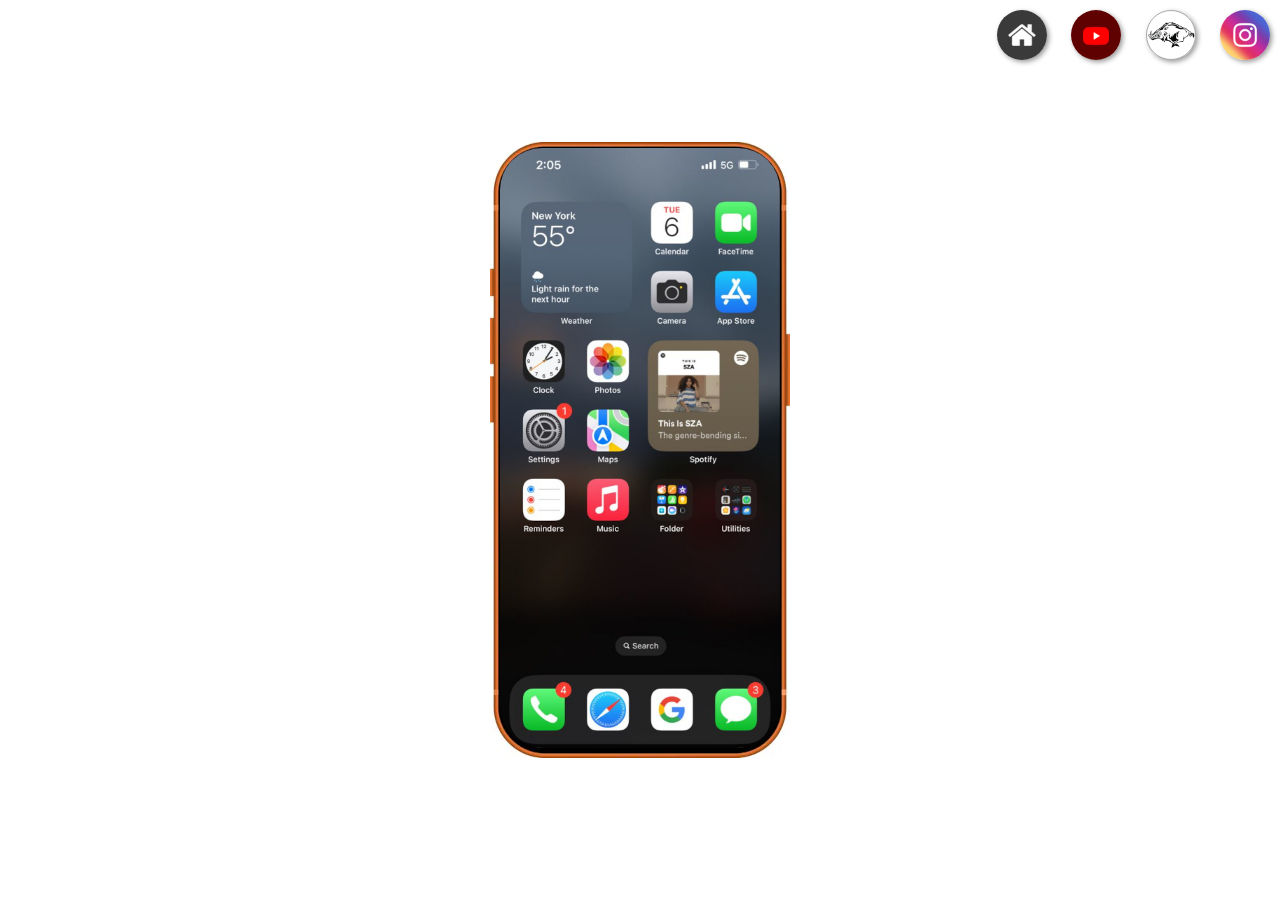
<file: index.html>
<!DOCTYPE html>
<html lang="pt-br">
<head>
    <meta charset="UTF-8">
    <meta name="viewport" content="width=device-width, initial-scale=1.0">
    <link rel="stylesheet" href="estilo/style.css">
    <title>Garage Trainign</title>
</head>
<body>
    <main>
        <section id="telefone">
            <iframe src="home.html" name="tela" id="tela" frameborder="0"></iframe>
        </section>
        <section id="redes-sociais">
            <a href="home.html"><img src="imagens/logo-home.jpg" alt="home"></a>
            <a href="youtube.html"><img src="imagens/logo-youtube.jpg" alt="youtube Garage"></a>
            <a href="site.html"><img id="garage" src="imagens/logogaragem.png" alt="site Garage"></a>
            <a href="instagram.html"><img src="imagens/logo-instagram.jpg" alt="Instagram Garage"></a>
        </section>
    </main>
</body>
</html>
</file>
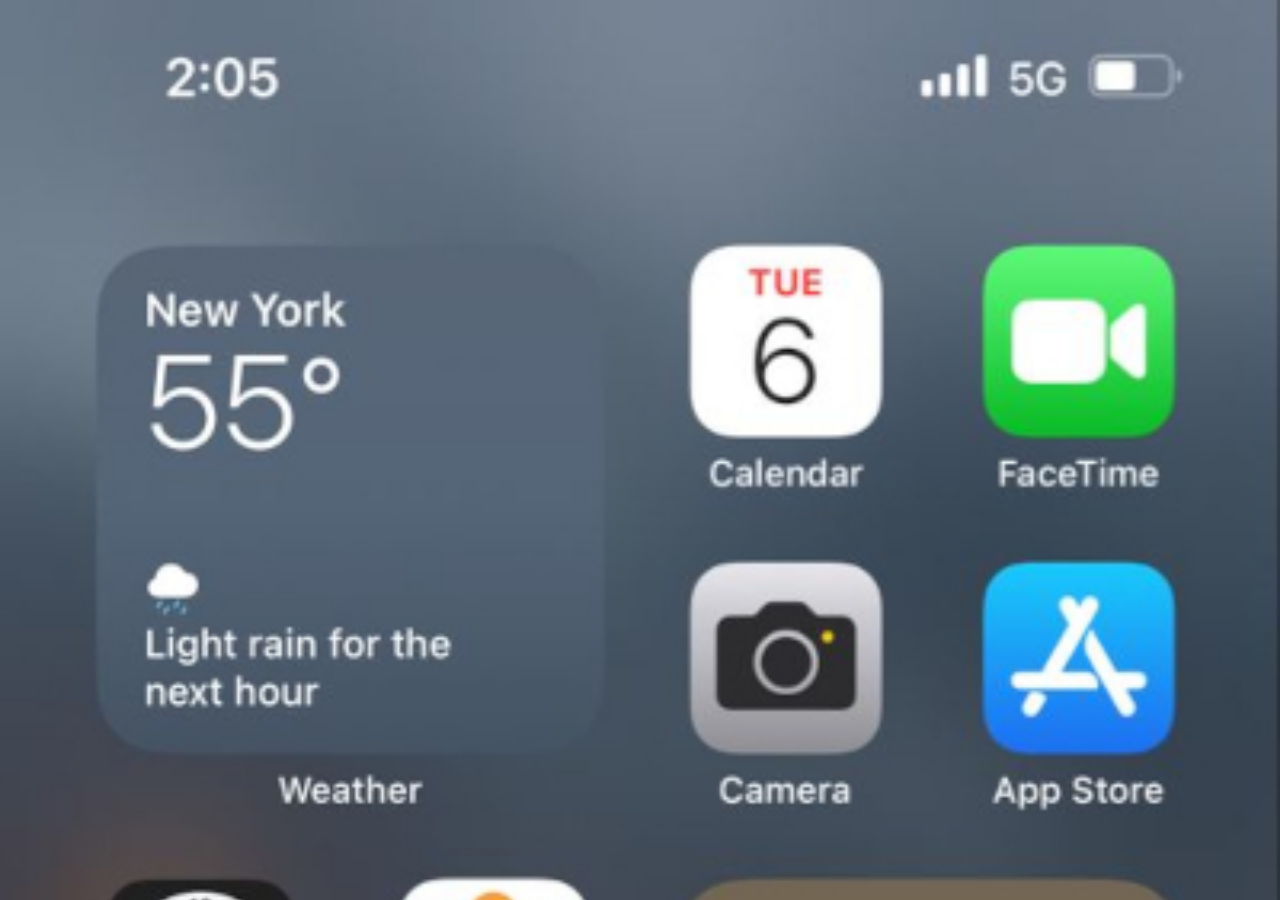
<file: home.html>
<!DOCTYPE html>
<html lang="pt-br">
<head>
    <meta charset="UTF-8">
    <meta name="viewport" content="width=device-width, initial-scale=1.0">
    <title>Home</title>
    <style>
        * {
            padding: 0px;
            margin: 0px;
        }

        body {
            height: 100vh;
            width: 100vw;
            background: url('imagens/home.jpg');
            background-size: cover;
        }
    </style>
</head>
<body>
   
</body>
</html>
</file>
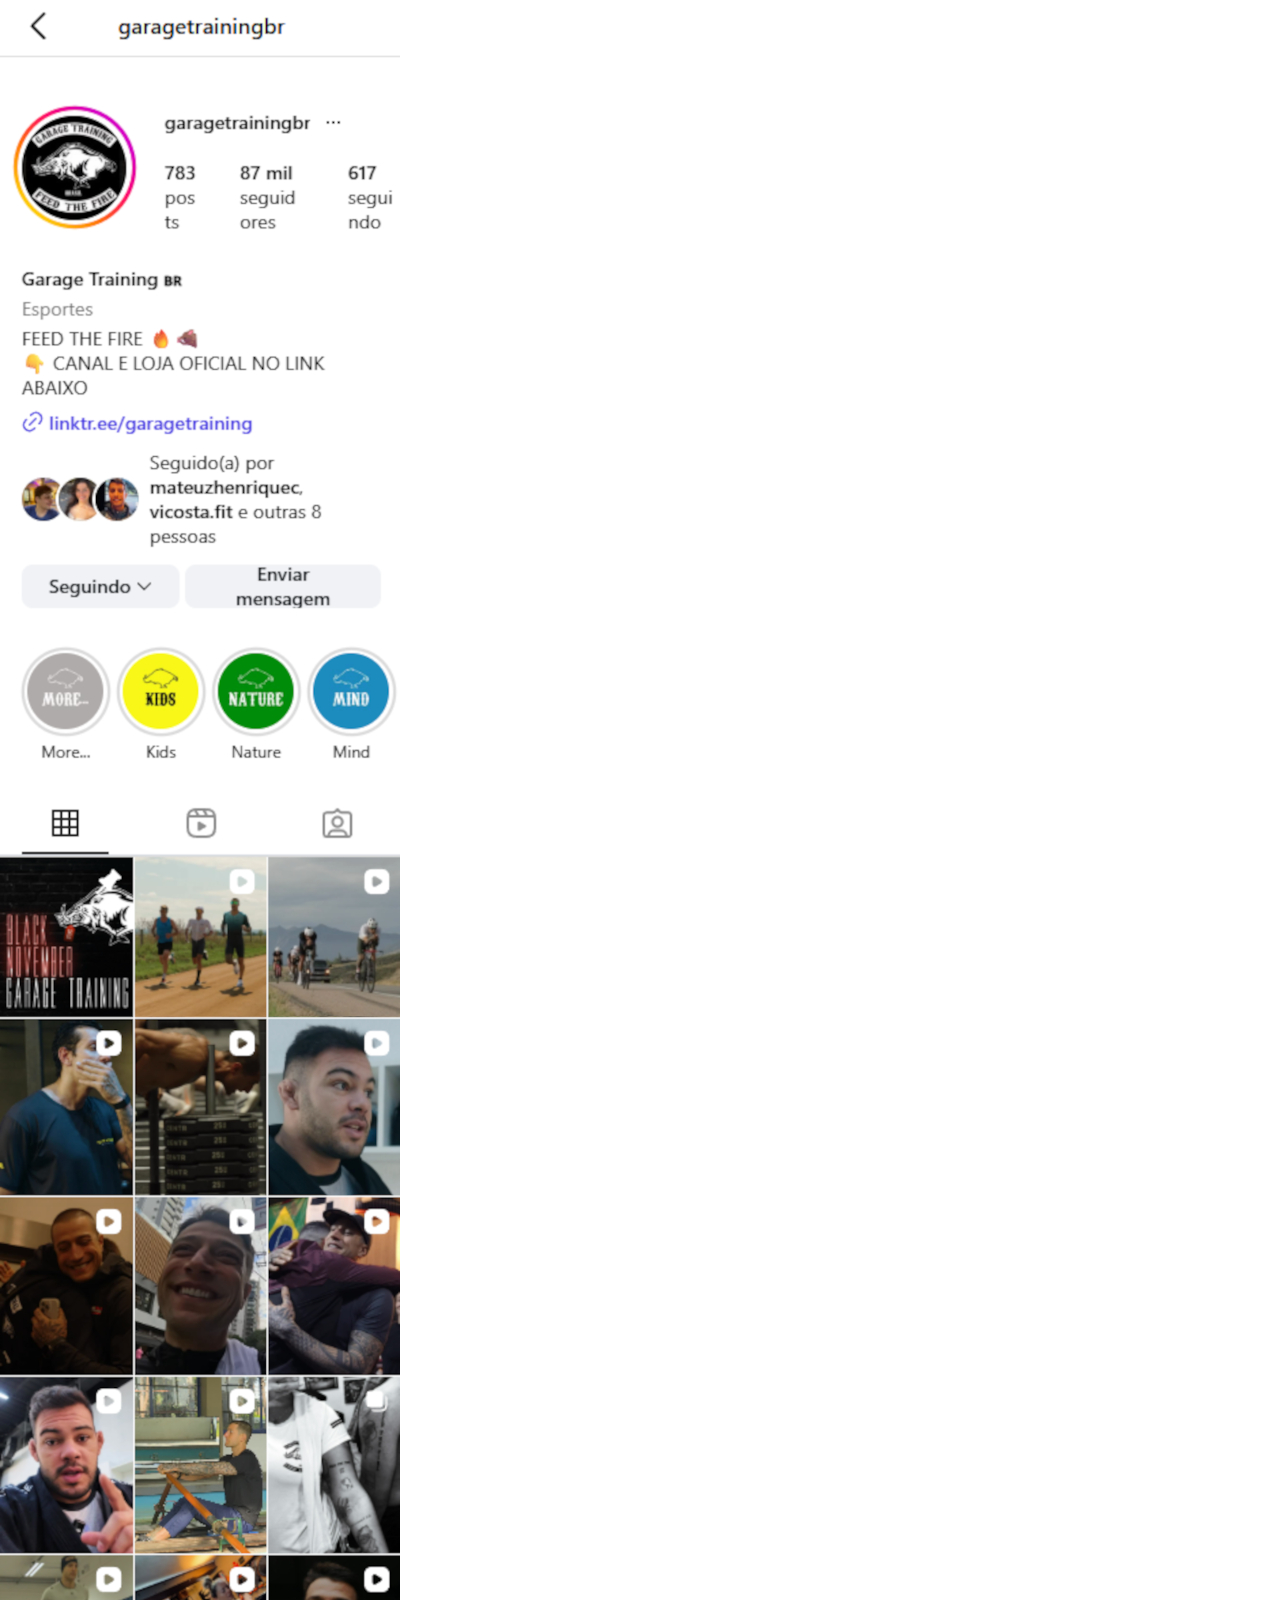
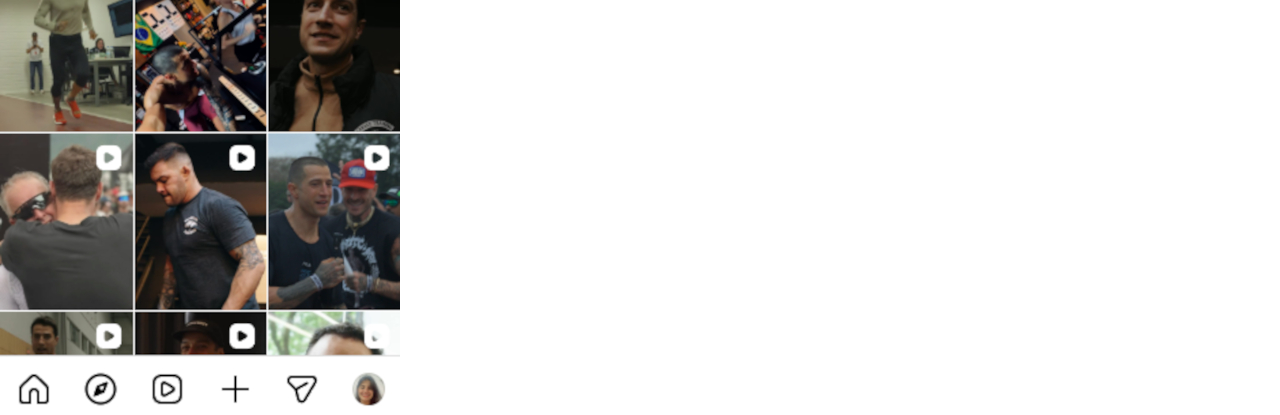
<file: instagram.html>
<!DOCTYPE html>
<html lang="pt-br">
<head>
    <meta charset="UTF-8">
    <meta name="viewport" content="width=device-width, initial-scale=1.0">
    <link rel="stylesheet" href="estilo/style.css">
    <title>Instagram Garage</title>
</head>
<body>
    <img src="imagens/instagarage.jpg" alt="Instagram Garage">
</body>
</html>
</file>
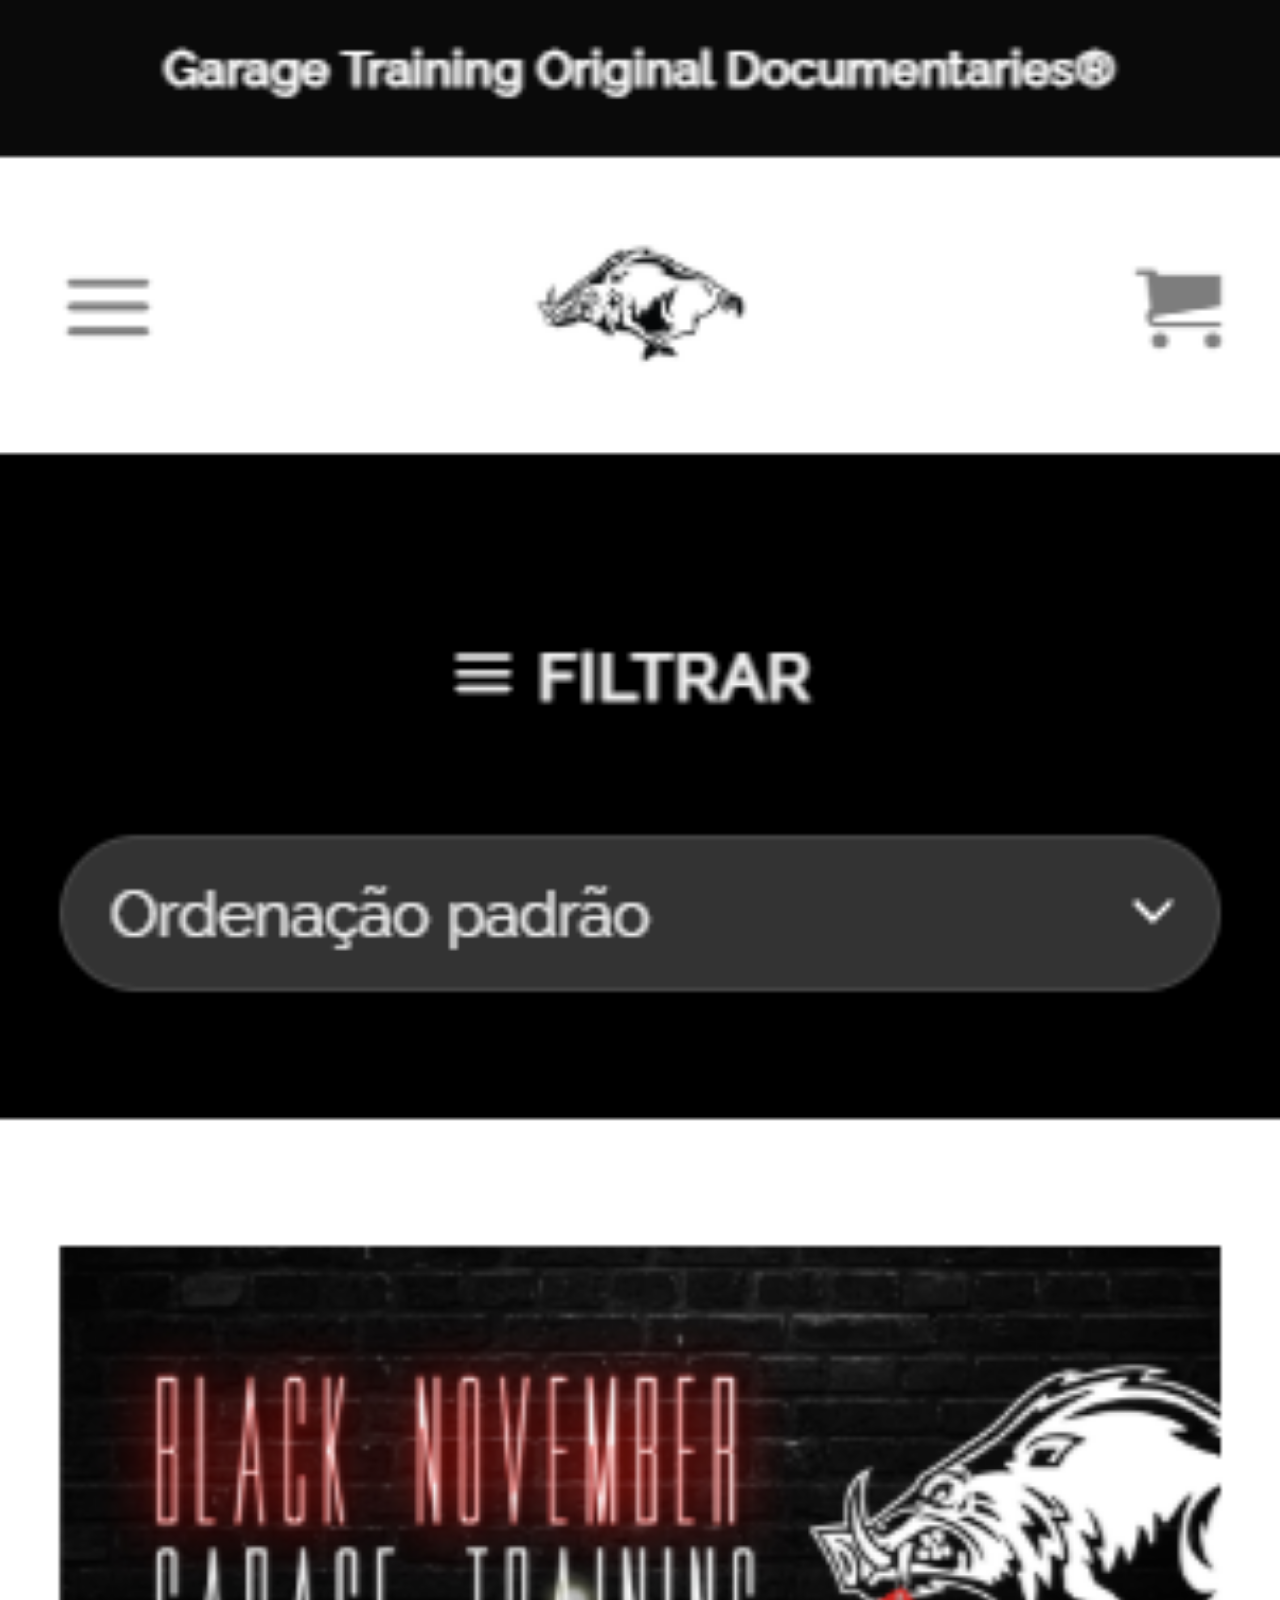
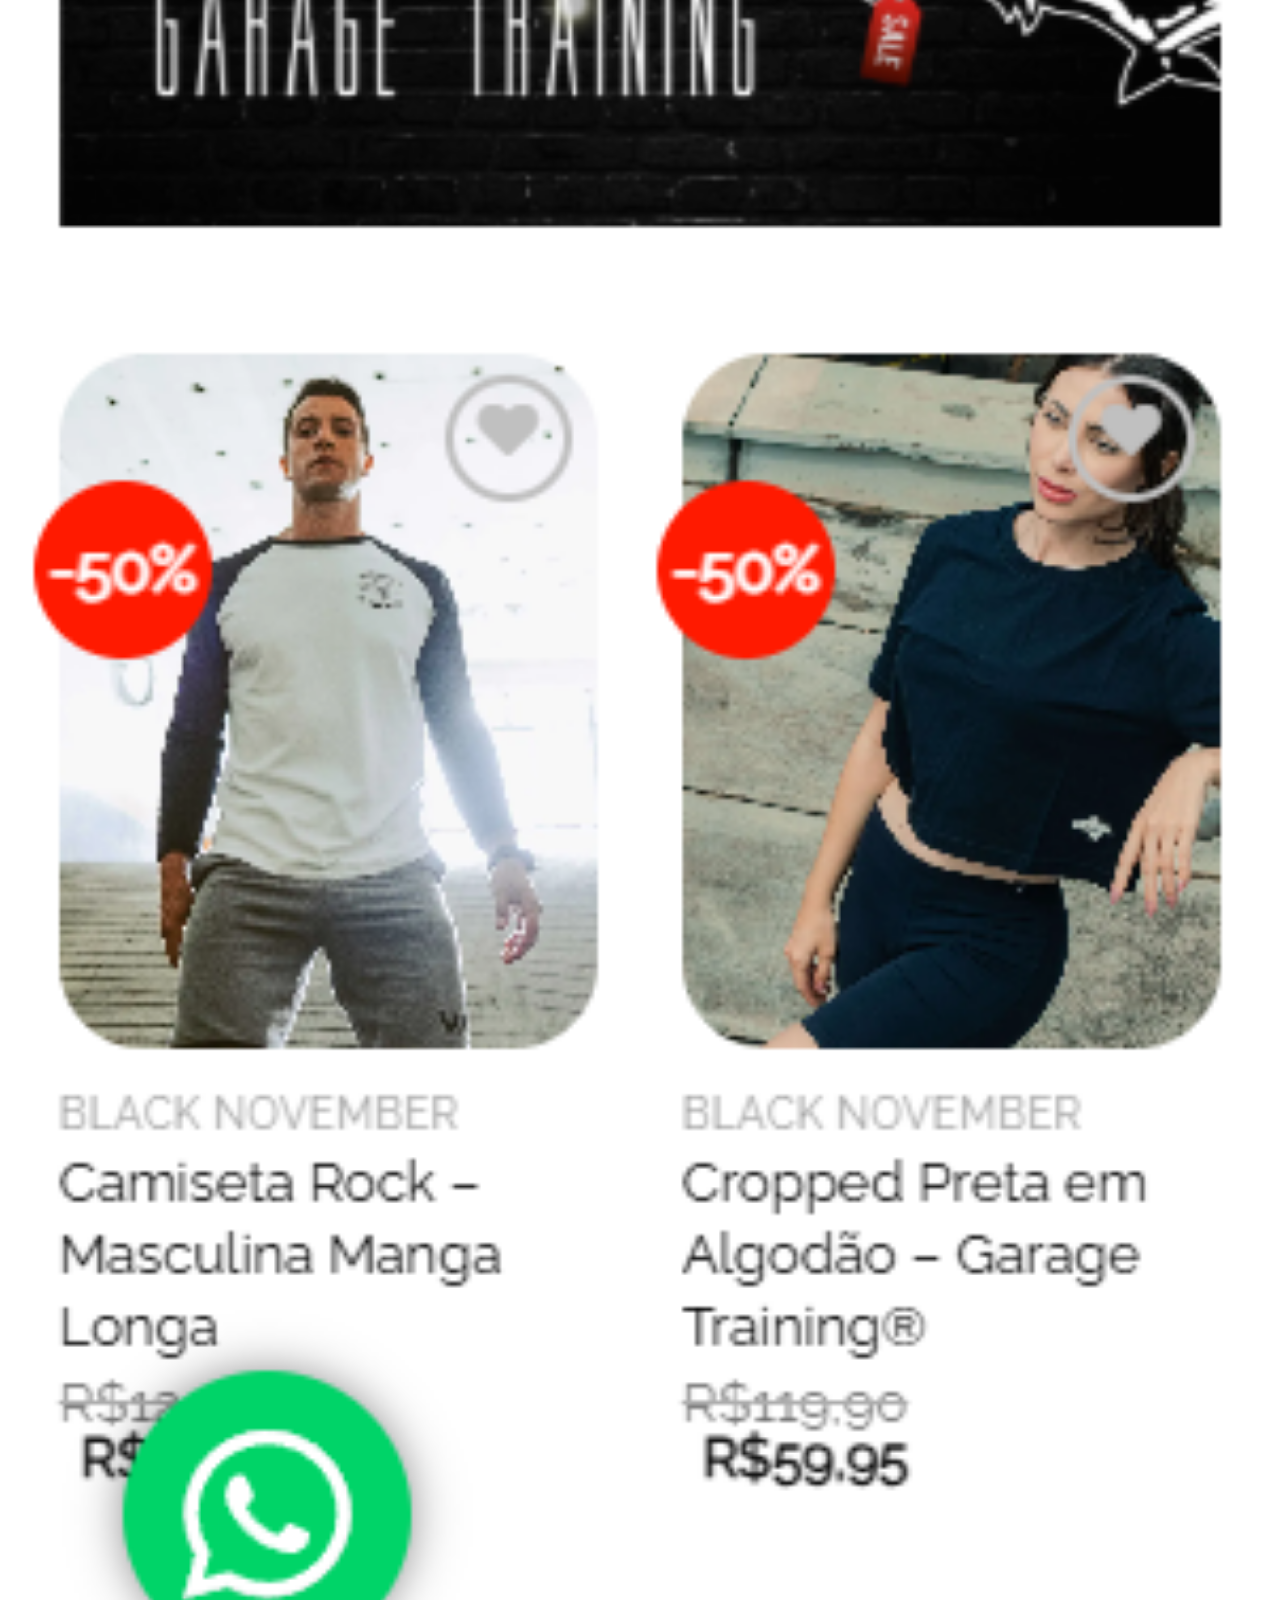
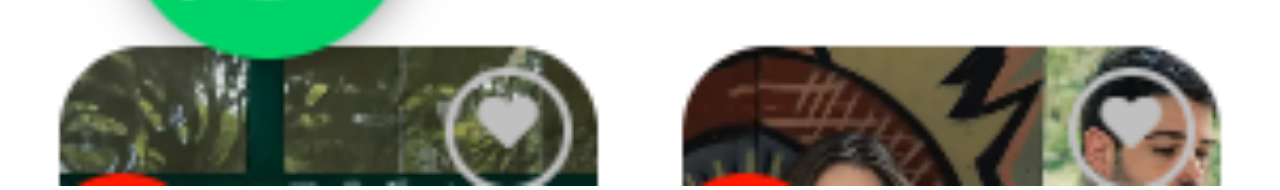
<file: site.html>
<!DOCTYPE html>
<html lang="pt-br">
<head>
    <meta charset="UTF-8">
    <meta name="viewport" content="width=device-width, initial-scale=1.0">
    <link rel="stylesheet" href="estilo/social.css">
    <title>Site Garage</title>
</head>
<body>
    <img src="imagens/sitegarage.png" alt="site Garage">
</body>
</html>
</file>
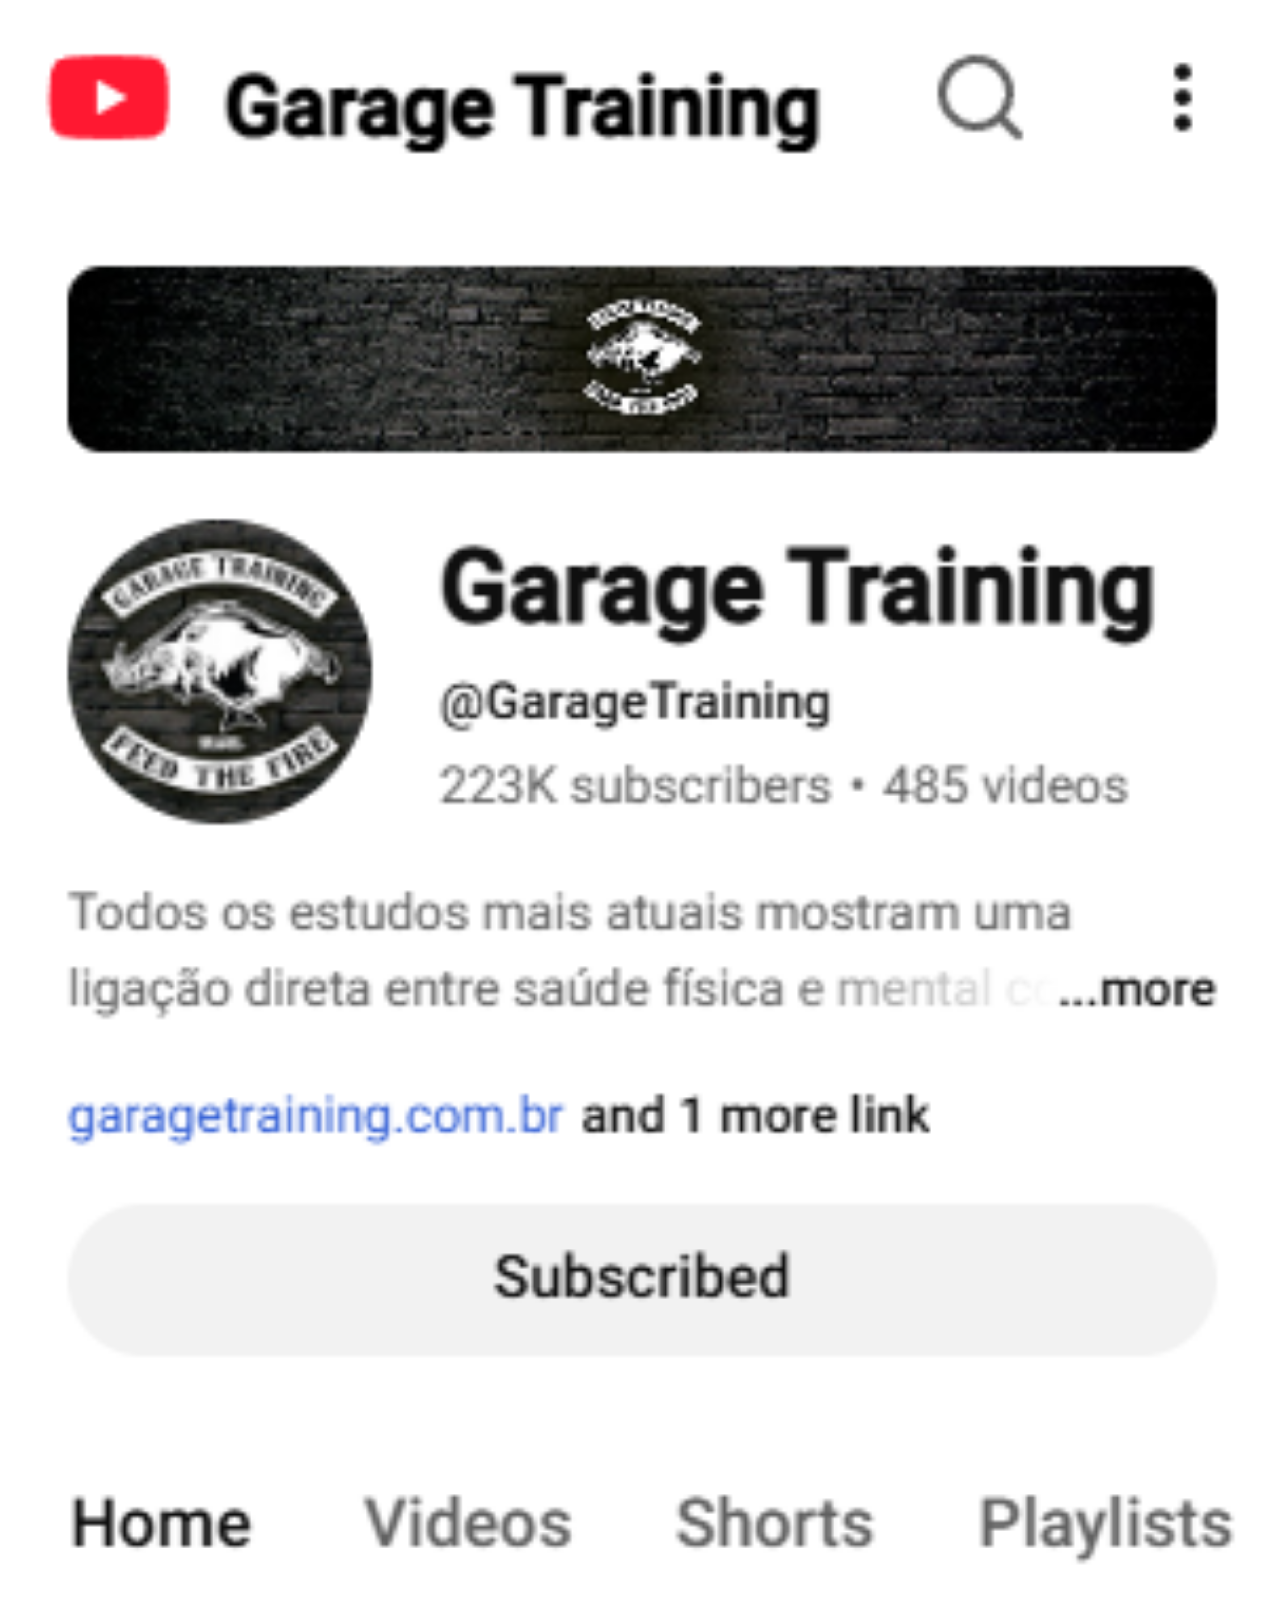
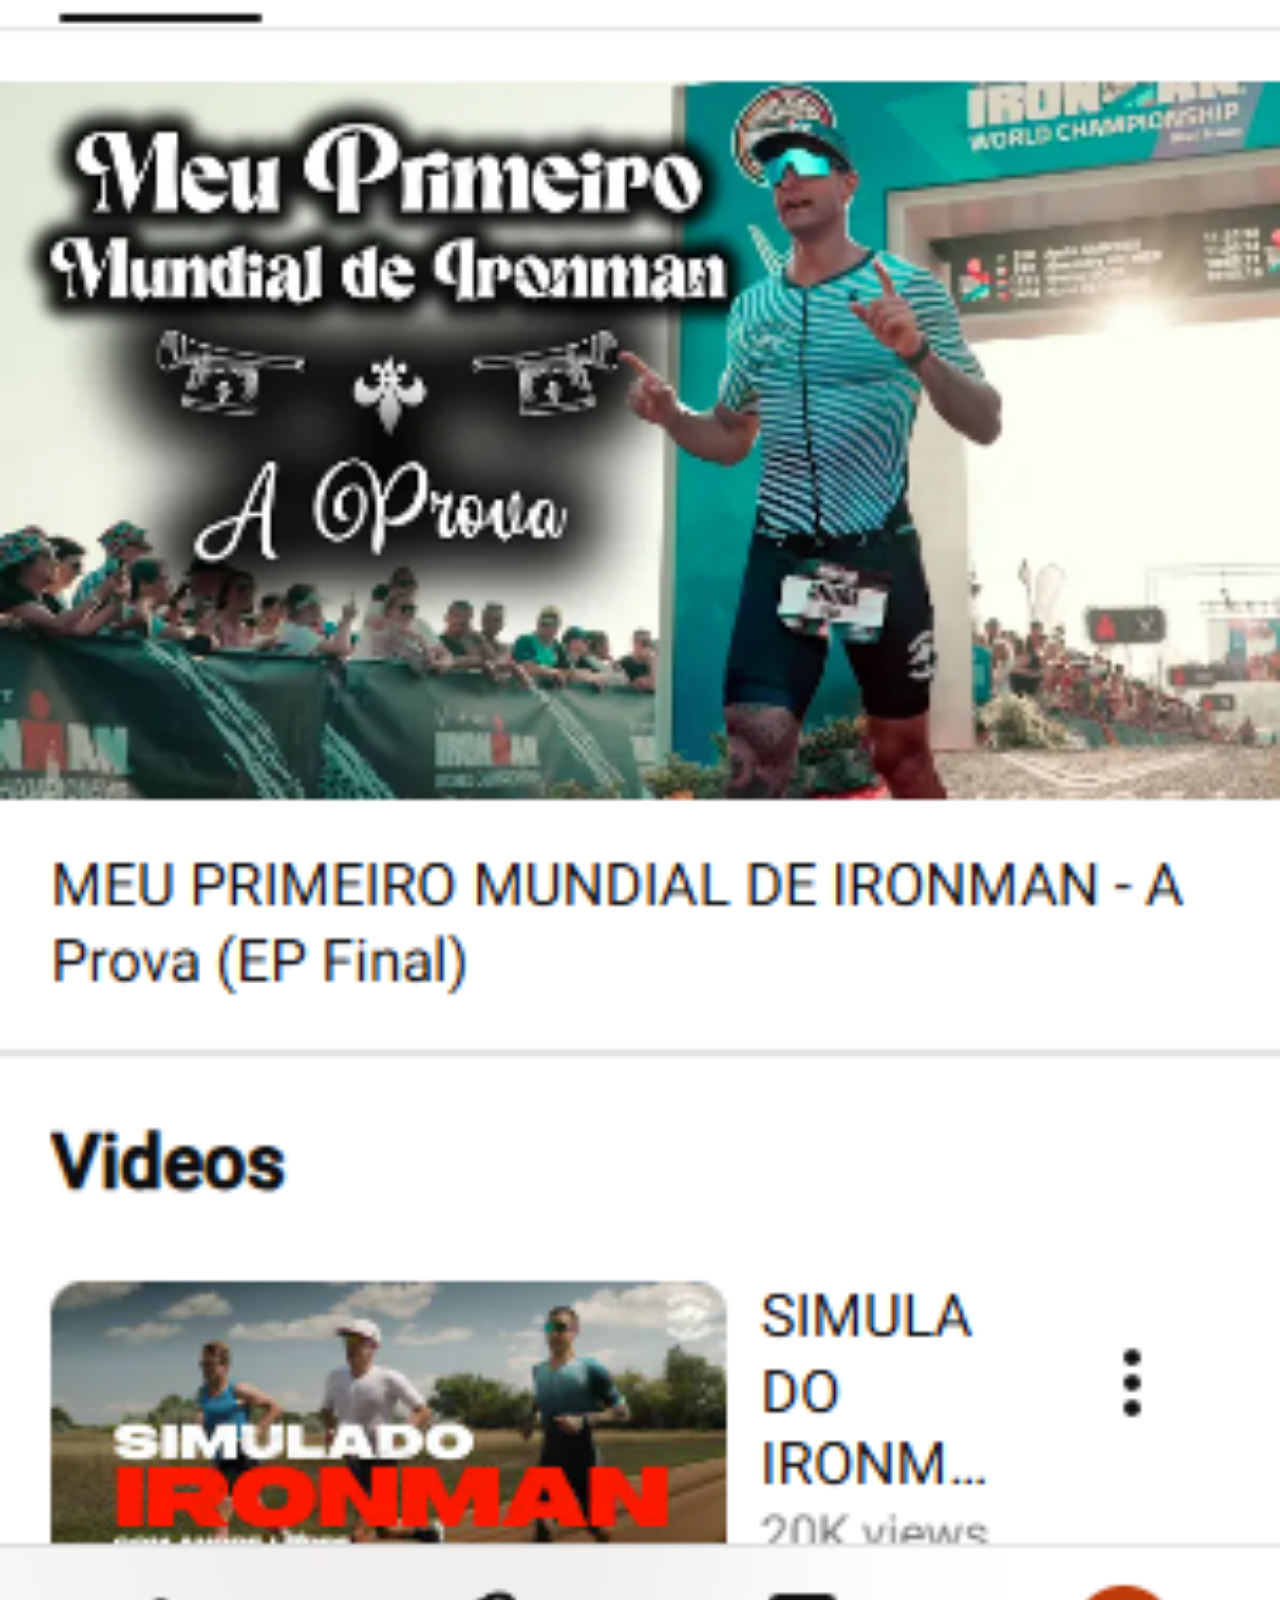
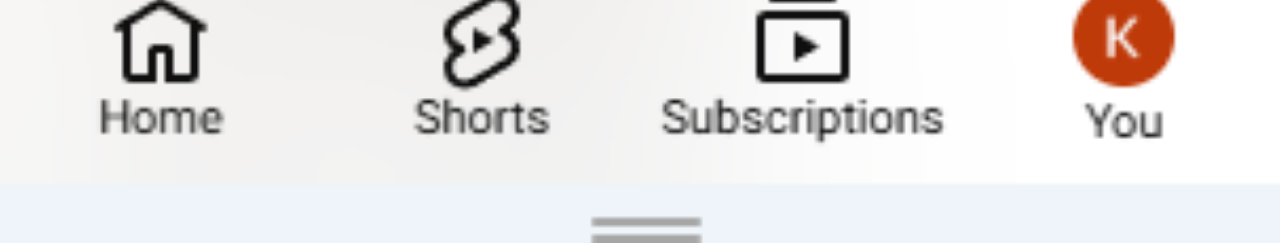
<file: youtube.html>
<!DOCTYPE html>
<html lang="en">
<head>
    <meta charset="UTF-8">
    <meta name="viewport" content="width=device-width, initial-scale=1.0">
    <link rel="stylesheet" href="estilo/social.css">
    <title>Youtube</title>
</head>
<body>
    <img src="imagens/youtube.png" alt="youtube">
</body>
</html>
</file>
<file: estilo/style.css>
@charset "UTF-8";

* {
    padding: 0px;
    margin: 0px;
    font-family: Arial, Helvetica, sans-serif;
}

html, body {
    height: 100vh;
    width: 100vw;
}

main {
    position: relative;
    height: 100vh;
}

section#telefone {
    position: absolute;
    top: 50%;
    left: 50%;
    transform: translate(-50%, -50%);
    height: 616px;
    width: 300px;
    background: url('../imagens/mockup-iphone.png') no-repeat;
}

iframe#tela {
    position: relative;
    top: 6px;
    left: 10px;
    border-radius: 42px;
    width: 280px;
    height: 600px;
}

section#redes-sociais {
    text-align: right;
}

section#redes-sociais > a > img {
    border-radius: 50%;
    width: 50px;
    margin: 10px;
    box-shadow: 2px 2px 5px rgba(0, 0, 0, 0.404);
    box-sizing:border-box;
    
}

section#redes-sociais > a > img#garage {
border: 1px solid rgba(0, 0, 0, 0.33);
}

section#redes-sociais img:hover {
    border: 2px solid lightgray;
    transform: translate(-3px, -3px);
    box-shadow: 5px 5px 10px rgba(0, 0, 0, 0.479);
    transition: transform 0,5s, border 2s;
}
</file>
<file: estilo/social.css>
@charset "UTF-8";

* {
    padding: 0px;
    margin: 0px;
    font-family: Arial, Helvetica, sans-serif;
}

img {
    width: 100vw;
}

a {
    display: block;
    
}
</file>
